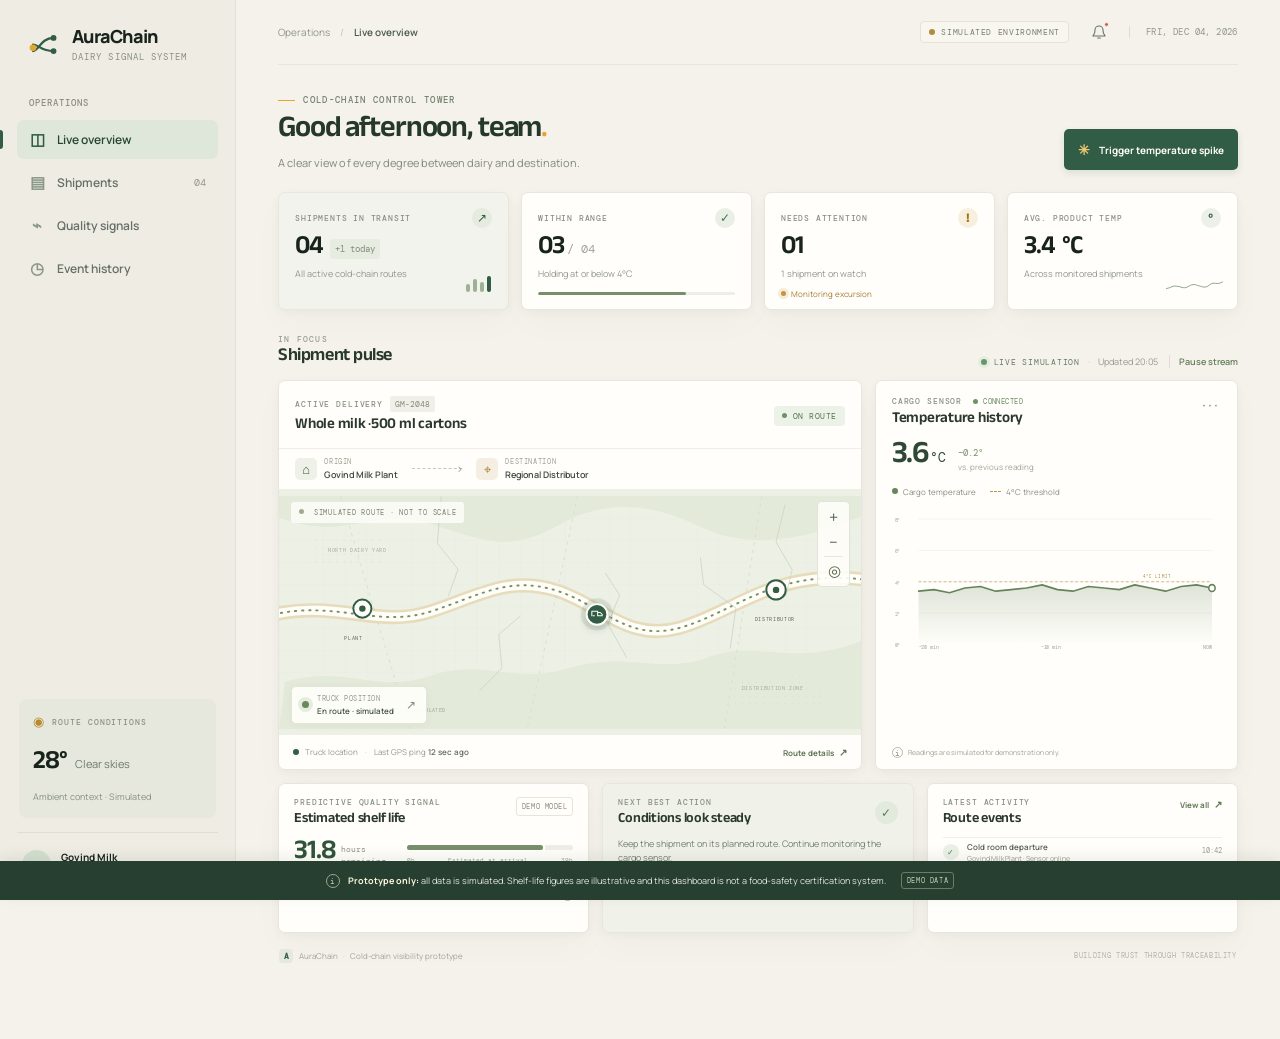
<file: AuraChain-local-preview/index.html>
<!doctype html>
<html lang="en">
  <head>
    <meta charset="UTF-8" />
    <meta name="viewport" content="width=device-width, initial-scale=1.0" />
    <meta name="theme-color" content="#f4f2eb" />
    <meta name="description" content="AuraChain simulated dairy cold-chain monitoring dashboard prototype." />
    <title>AuraChain — Cold-chain visibility</title>
    <link rel="preconnect" href="https://fonts.googleapis.com" />
    <link rel="preconnect" href="https://fonts.gstatic.com" crossorigin />
    <link href="https://fonts.googleapis.com/css2?family=Anek+Devanagari:wght@400;500;600;700&family=DM+Mono:wght@400;500&display=swap" rel="stylesheet" />
    <link rel="stylesheet" href="./styles.css" />
  </head>
  <body>
    <div class="app-shell">
      <aside class="sidebar" aria-label="Main navigation">
        <a class="brand" href="#overview" aria-label="AuraChain home">
          <span class="brand-mark" aria-hidden="true">
            <svg viewBox="0 0 40 40" fill="none"><path d="M8 27.5C14.8 27.5 16.6 12.5 31.5 12.5" stroke="currentColor" stroke-width="2.5" stroke-linecap="round"/><path d="M8 20C14.8 20 16.6 27.5 31.5 27.5" stroke="currentColor" stroke-width="2.5" stroke-linecap="round"/><circle cx="8" cy="23.8" r="3.8" fill="#E3A72F"/><circle cx="31.5" cy="12.5" r="3.3" fill="currentColor"/><circle cx="31.5" cy="27.5" r="3.3" fill="currentColor"/></svg>
          </span>
          <span class="brand-copy"><strong>AuraChain</strong><small>DAIRY SIGNAL SYSTEM</small></span>
        </a>

        <div class="nav-caption">OPERATIONS</div>
        <nav class="primary-nav">
          <a class="nav-link active" href="#overview" aria-current="page"><span class="nav-icon">◫</span><span>Live overview</span><span class="nav-indicator"></span></a>
          <a class="nav-link" href="#shipments"><span class="nav-icon">▤</span><span>Shipments</span><span class="nav-count">04</span></a>
          <a class="nav-link" href="#quality"><span class="nav-icon">⌁</span><span>Quality signals</span></a>
          <a class="nav-link" href="#events"><span class="nav-icon">◷</span><span>Event history</span></a>
        </nav>

        <div class="sidebar-spacer"></div>
        <div class="sidebar-weather">
          <div class="weather-heading"><span class="weather-sun">◉</span> ROUTE CONDITIONS</div>
          <div class="weather-value">28° <span>Clear skies</span></div>
          <div class="weather-foot">Ambient context · Simulated</div>
        </div>
        <div class="sidebar-profile">
          <div class="profile-avatar">GM</div>
          <div class="profile-copy"><strong>Govind Milk</strong><span>Operations team</span></div>
          <span class="profile-menu">···</span>
        </div>
      </aside>

      <main class="main-content" id="overview">
        <header class="topbar">
          <div class="breadcrumb"><span>Operations</span><span class="crumb-slash">/</span><strong>Live overview</strong></div>
          <div class="topbar-actions">
            <span class="demo-chip"><span class="demo-dot"></span> SIMULATED ENVIRONMENT</span>
            <button class="icon-button" aria-label="Notifications" title="Notifications"><svg viewBox="0 0 24 24" aria-hidden="true"><path d="M18 9a6 6 0 0 0-12 0c0 7-3 7-3 9h18c0-2-3-2-3-9ZM10 21h4"/></svg><span class="notification-dot"></span></button>
            <div class="topbar-date" id="today-date">MON, NOV 03, 2026</div>
          </div>
        </header>

        <section class="page-intro">
          <div>
            <p class="eyebrow"><span class="eyebrow-line"></span> COLD-CHAIN CONTROL TOWER</p>
            <h1>Good afternoon, team<span class="heading-period">.</span></h1>
            <p class="intro-subtitle">A clear view of every degree between dairy and destination.</p>
          </div>
          <button class="button button-dark" id="spike-button" type="button"><span class="button-spark">✳</span> Trigger temperature spike</button>
        </section>

        <section class="metric-grid" aria-label="Shipment summary">
          <article class="metric-card metric-card-featured">
            <div class="metric-top"><span>SHIPMENTS IN TRANSIT</span><span class="metric-icon route-icon">↗</span></div>
            <div class="metric-value">04 <span class="metric-change">+1 today</span></div>
            <div class="metric-caption">All active cold-chain routes</div>
            <div class="metric-mini-track"><i></i><i></i><i></i><i></i></div>
          </article>
          <article class="metric-card">
            <div class="metric-top"><span>WITHIN RANGE</span><span class="metric-icon check-icon">✓</span></div>
            <div class="metric-value" id="within-range-count">03 <span class="metric-denom">/ 04</span></div>
            <div class="metric-caption">Holding at or below 4°C</div>
            <div class="metric-progress"><span id="range-progress" style="width:75%"></span></div>
          </article>
          <article class="metric-card">
            <div class="metric-top"><span>NEEDS ATTENTION</span><span class="metric-icon alert-icon">!</span></div>
            <div class="metric-value" id="attention-count">01</div>
            <div class="metric-caption" id="attention-caption">1 shipment on watch</div>
            <div class="attention-state"><span class="pulse-small"></span><span id="attention-state-text">Monitoring excursion</span></div>
          </article>
          <article class="metric-card">
            <div class="metric-top"><span>AVG. PRODUCT TEMP</span><span class="metric-icon temp-icon">°</span></div>
            <div class="metric-value" id="average-temp">3.4<span class="unit-small">°C</span></div>
            <div class="metric-caption">Across monitored shipments</div>
            <div class="mini-sparkline" aria-hidden="true"><svg viewBox="0 0 120 25"><path d="M1 18 C12 16 13 11 24 13 S38 19 48 13 S61 10 69 12 S83 18 92 10 S106 12 119 4"/></svg></div>
          </article>
        </section>

        <section class="section-heading" id="shipments">
          <div class="section-title-wrap"><div class="section-kicker">IN FOCUS</div><h2>Shipment pulse</h2></div>
          <div class="live-feed"><span class="live-dot"></span><span id="feed-status">LIVE SIMULATION</span><span class="feed-divider">·</span><span id="last-updated">Updated just now</span><button class="text-button" id="stream-toggle" type="button">Pause stream</button></div>
        </section>

        <section class="focus-grid">
          <article class="panel map-panel">
            <div class="panel-header map-header">
              <div><div class="panel-overline">ACTIVE DELIVERY <span class="shipment-id">GM-2048</span></div><h3>Whole milk · 500 ml cartons</h3></div>
              <span class="status-pill status-safe" id="shipment-status"><span></span> ON ROUTE</span>
            </div>
            <div class="map-summary-row">
              <div class="map-stop"><span class="stop-icon factory-icon">⌂</span><span><small>ORIGIN</small><strong>Govind Milk Plant</strong></span></div>
              <span class="route-dash" aria-hidden="true"></span>
              <div class="map-stop"><span class="stop-icon destination-icon">⌖</span><span><small>DESTINATION</small><strong>Regional Distributor</strong></span></div>
            </div>
            <div class="map-canvas" id="map-canvas">
              <div class="map-label map-label-top"><span class="map-label-dot"></span> SIMULATED ROUTE · NOT TO SCALE</div>
              <svg class="route-map" id="route-map" viewBox="0 0 900 360" role="img" aria-label="Illustrative simulated route map showing a dairy truck between the plant and distributor">
                <defs>
                  <pattern id="mapGrid" width="34" height="34" patternUnits="userSpaceOnUse"><path d="M34 0H0V34" fill="none" stroke="#dfe4d8" stroke-width="1" opacity=".57"/></pattern>
                  <pattern id="fieldDots" width="11" height="11" patternUnits="userSpaceOnUse"><circle cx="2" cy="2" r="1" fill="#c8d7b7" opacity=".55"/></pattern>
                  <filter id="truckShadow" x="-50%" y="-50%" width="200%" height="200%"><feDropShadow dx="0" dy="4" stdDeviation="5" flood-color="#33483a" flood-opacity=".2"/></filter>
                </defs>
                <rect width="900" height="360" fill="#edf0e5"/>
                <rect width="900" height="360" fill="url(#mapGrid)"/>
                <path d="M0 33 C110 74 143 11 245 46S372 78 438 42 575 10 646 45 795 75 900 32V0H0Z" fill="#e4ead9"/>
                <path d="M9 287 C109 260 148 307 234 278S360 293 449 266 590 277 665 249 796 266 902 224V360H0Z" fill="#e4ead9"/>
                <path d="M95 0L202 360M462 0L384 360M747 0L689 360" stroke="#d6dfcc" stroke-width="1.4" stroke-dasharray="5 7"/>
                <path d="M-8 183 C89 161 155 205 236 178 C310 154 355 123 429 146 C497 167 539 226 619 204 C706 180 766 110 913 130" fill="none" stroke="#d8b66e" stroke-width="22" stroke-linecap="round" opacity=".34"/>
                <path d="M-8 183 C89 161 155 205 236 178 C310 154 355 123 429 146 C497 167 539 226 619 204 C706 180 766 110 913 130" fill="none" stroke="#fffdf7" stroke-width="14" stroke-linecap="round"/>
                <path d="M-8 183 C89 161 155 205 236 178 C310 154 355 123 429 146 C497 167 539 226 619 204 C706 180 766 110 913 130" fill="none" stroke="#78916a" stroke-width="3" stroke-linecap="round" stroke-dasharray="2 9"/>
                <path d="M251 0l-6 73 32 40-15 42m112 30-34 29 5 52-35 35m195-182 22 34-18 45 29 52m114-155 5 42 50 36-9 63m85-223-14 58 25 43-10 41" fill="none" stroke="#c8d1bf" stroke-width="1.4" opacity=".8"/>
                <rect x="47" y="57" width="110" height="51" rx="7" fill="url(#fieldDots)" opacity=".8"/><rect x="697" y="271" width="148" height="51" rx="7" fill="url(#fieldDots)" opacity=".8"/>
                <text x="76" y="87" class="map-place-label">NORTH DAIRY YARD</text><text x="716" y="300" class="map-place-label">DISTRIBUTION ZONE</text>
                <g class="map-start"><circle cx="129" cy="174" r="14" fill="#fffdf7" stroke="#315c45" stroke-width="3"/><circle cx="129" cy="174" r="5" fill="#315c45"/><text x="101" y="222" class="map-city-label">PLANT</text></g>
                <g class="map-end"><circle cx="769" cy="145" r="15" fill="#fffdf7" stroke="#315c45" stroke-width="3"/><circle cx="769" cy="145" r="5" fill="#315c45"/><text x="736" y="193" class="map-city-label">DISTRIBUTOR</text></g>
                <g class="truck-marker" id="truck-marker" transform="translate(492 183)" tabindex="0" role="button" aria-label="Simulated truck location. Activate for details." filter="url(#truckShadow)">
                  <circle class="truck-halo" r="25" fill="#315c45" opacity=".12"/><circle r="16" fill="#315c45" stroke="#fffdf7" stroke-width="3"/><path d="M-8 2V-5h9v7m0-5h4l3 3v2H1m-7 0h2m9 0h2" fill="none" stroke="#fffdf7" stroke-width="1.6" stroke-linecap="round" stroke-linejoin="round"/>
                </g>
                <g class="map-popover" id="map-popover" opacity="0"><rect x="515" y="144" width="172" height="52" rx="8" fill="#fffdf7" stroke="#d9dfd3"/><text x="530" y="164" class="popover-title">GM-2048 · IN TRANSIT</text><text x="530" y="182" class="popover-copy">Simulated location update</text></g>
                <text x="36" y="334" class="map-scale">ILLUSTRATIVE MAP · ROUTE SHAPE IS SIMULATED</text>
              </svg>
              <div class="map-controls"><button class="map-control" type="button" id="zoom-in" aria-label="Zoom in">+</button><button class="map-control" type="button" id="zoom-out" aria-label="Zoom out">−</button><span class="map-controls-rule"></span><button class="map-control locate-control" type="button" id="recenter" aria-label="Recenter truck">◎</button></div>
              <div class="map-location"><span class="location-pulse"></span><span><small>TRUCK POSITION</small><strong id="location-copy">En route · simulated</strong></span><span class="location-arrow">↗</span></div>
            </div>
            <div class="map-footer"><span><span class="map-legend-dot"></span> Truck location</span><span class="footer-separator">·</span><span>Last GPS ping <strong>12 sec ago</strong></span><span class="map-footer-spacer"></span><button class="link-button" type="button" id="route-details">Route details <span>↗</span></button></div>
          </article>

          <article class="panel telemetry-panel" id="quality">
            <div class="panel-header telemetry-header">
              <div><div class="panel-overline">CARGO SENSOR <span class="sensor-online"><i></i> CONNECTED</span></div><h3>Temperature history</h3></div>
              <button class="more-button" type="button" aria-label="More chart options">···</button>
            </div>
            <div class="temp-current-row"><div class="temp-current" id="current-temp">3.6<span>°C</span></div><div class="temp-current-meta"><span class="temp-change" id="temp-change">−0.2°</span><small>vs. previous reading</small></div></div>
            <div class="chart-legend"><span><i class="legend-temp"></i> Cargo temperature</span><span><i class="legend-threshold"></i> 4°C threshold</span></div>
            <div class="chart-wrap">
              <svg id="temperature-chart" viewBox="0 0 520 220" preserveAspectRatio="none" role="img" aria-label="Simulated cargo temperature line chart with a 4 degrees Celsius alert threshold">
                <defs><linearGradient id="chartFill" x1="0" x2="0" y1="0" y2="1"><stop offset="0" stop-color="#77906a" stop-opacity=".24"/><stop offset="1" stop-color="#77906a" stop-opacity="0"/></linearGradient></defs>
                <g class="chart-grid"><line x1="42" x2="506" y1="29" y2="29"/><line x1="42" x2="506" y1="74" y2="74"/><line x1="42" x2="506" y1="119" y2="119"/><line x1="42" x2="506" y1="164" y2="164"/></g>
                <g class="chart-y-labels"><text x="4" y="33">8°</text><text x="4" y="78">6°</text><text x="4" y="123">4°</text><text x="4" y="168">2°</text><text x="4" y="213">0°</text></g>
                <line class="threshold-line" id="threshold-line" x1="42" x2="506" y1="119" y2="119"/><text class="threshold-tag" x="441" y="113">4°C LIMIT</text>
                <path id="chart-area" class="chart-area" d=""/>
                <path id="chart-line" class="chart-line" d=""/>
                <circle id="chart-point" class="chart-point" cx="0" cy="0" r="5"/>
                <g class="chart-x-labels"><text x="42" y="216">−20 min</text><text x="251" y="216" text-anchor="middle">−10 min</text><text x="506" y="216" text-anchor="end">NOW</text></g>
              </svg>
            </div>
            <div class="chart-alert" id="chart-alert" hidden><span class="alert-sign">!</span><div><strong>Temperature excursion detected</strong><small id="chart-alert-copy">Cargo is above the 4°C monitoring threshold.</small></div><span class="alert-chevron">↗</span></div>
            <div class="chart-note"><span class="note-mark">i</span> Readings are simulated for demonstration only.</div>
          </article>
        </section>

        <section class="lower-grid">
          <article class="panel shelf-panel">
            <div class="panel-header shelf-header"><div><div class="panel-overline">PREDICTIVE QUALITY SIGNAL</div><h3>Estimated shelf life</h3></div><span class="estimate-tag">DEMO MODEL</span></div>
            <div class="shelf-content">
              <div class="shelf-number-wrap"><strong id="shelf-life">31.8</strong><span>hours<br/>remaining</span></div>
              <div class="shelf-meter"><div class="meter-track"><span id="shelf-meter-fill" style="width:81%"></span><i class="meter-marker" id="meter-marker" style="left:81%"></i></div><div class="meter-labels"><span>0h</span><span>Estimated at arrival</span><span>39h</span></div></div>
            </div>
            <div class="shelf-foot"><span class="shelf-foot-icon">⌁</span><span id="shelf-note">Based on current simulated temperature profile</span><button class="info-button" type="button" title="This estimate uses illustrative demo logic and is not a safety determination." aria-label="About this estimate">i</button></div>
          </article>
          <article class="panel action-panel" id="events">
            <div class="action-top"><div><div class="panel-overline">NEXT BEST ACTION</div><h3 id="action-title">Conditions look steady</h3></div><span class="action-icon" id="action-icon">✓</span></div>
            <p id="action-copy">Keep the shipment on its planned route. Continue monitoring the cargo sensor.</p>
            <div class="action-bottom"><span class="action-priority" id="action-priority"><i></i> ROUTINE</span><button type="button" class="action-button" id="action-button">Acknowledge <span>→</span></button></div>
          </article>
          <article class="panel event-panel">
            <div class="panel-header event-header"><div><div class="panel-overline">LATEST ACTIVITY</div><h3>Route events</h3></div><button class="link-button" type="button" id="view-events">View all <span>↗</span></button></div>
            <div class="event-list" id="event-list">
              <div class="event-item"><span class="event-marker event-marker-green">✓</span><div class="event-copy"><strong>Cold room departure</strong><span>Govind Milk Plant · Sensor online</span></div><time>10:42</time></div>
              <div class="event-item"><span class="event-marker event-marker-amber">↗</span><div class="event-copy"><strong>Shipment in transit</strong><span>Route progress synced</span></div><time>11:08</time></div>
              <div class="event-item" id="spike-event" hidden><span class="event-marker event-marker-red">!</span><div class="event-copy"><strong>Temperature excursion</strong><span>Above 4°C · Demo event</span></div><time id="spike-time">Now</time></div>
            </div>
          </article>
        </section>

        <footer class="page-footer"><span class="footer-brand-mark">A</span><span>AuraChain <span class="footer-dot">·</span> Cold-chain visibility prototype</span><span class="footer-right">BUILDING TRUST THROUGH TRACEABILITY</span></footer>
      </main>
    </div>

    <div class="toast" id="toast" role="status" aria-live="polite"><span class="toast-check">✓</span><span id="toast-message">Demo state updated</span></div>
    <div class="persistent-disclaimer"><span class="disclaimer-seal">i</span><span><strong>Prototype only:</strong> all data is simulated. Shelf-life figures are illustrative and this dashboard is not a food-safety certification system.</span><span class="disclaimer-tag">DEMO DATA</span></div>
    <script src="./app.js" defer></script>
  </body>
</html>
</file>
<file: AuraChain-local-preview/styles.css>
@import url('https://fonts.googleapis.com/css2?family=DM+Mono:wght@400;500&family=Manrope:wght@400;500;600;700;800&family=Anek+Devanagari:wght@400;500;600;700&display=swap');
:root{--paper:#f4f2eb;--paper-deep:#ece9df;--surface:#fffefa;--ink:#18231c;--muted:#788075;--line:#e8e6dc;--green:#315c45;--green-deep:#244631;--green-soft:#eaf0e7;--green-mid:#77906a;--gold:#e3a72f;--amber:#a86f12;--amber-soft:#f8f0de;--red:#b54535;--red-soft:#f8e9e5;--blue:#547691;--mono:'DM Mono',monospace;--display:'Anek Devanagari','Manrope',sans-serif;--body:'Manrope','Anek Devanagari',sans-serif;--shadow:0 2px 10px rgba(40,52,39,.035),0 14px 34px rgba(40,52,39,.025)}
*{box-sizing:border-box}html{scroll-behavior:smooth}body{margin:0;background:var(--paper);color:var(--ink);font-family:var(--body);font-size:13px;-webkit-font-smoothing:antialiased;padding-bottom:40px}button,a{font:inherit}button{cursor:pointer}.app-shell{min-height:100vh;display:grid;grid-template-columns:236px minmax(0,1fr)}.sidebar{position:sticky;top:0;height:100vh;min-height:760px;background:#eeece3;border-right:1px solid #e4e1d7;padding:27px 17px 15px;display:flex;flex-direction:column;z-index:4}.brand{display:flex;align-items:center;gap:11px;text-decoration:none;color:var(--ink);padding:0 9px 34px}.brand-mark{width:35px;height:35px;display:grid;place-items:center;color:var(--green)}.brand-mark svg{width:35px;height:35px}.brand-copy{display:flex;flex-direction:column;line-height:1.05;gap:5px}.brand-copy strong{font-size:18px;letter-spacing:-.75px;font-weight:800}.brand-copy small{font:9px var(--mono);letter-spacing:1.08px;color:#899083}.nav-caption,.panel-overline,.metric-top,.eyebrow,.section-kicker,.weather-heading{font:500 9px var(--mono);letter-spacing:.95px;color:#8a9083}.nav-caption{padding:0 12px 11px}.primary-nav{display:grid;gap:4px}.nav-link{height:39px;padding:0 12px;display:flex;align-items:center;gap:12px;text-decoration:none;color:#667066;font-size:12px;font-weight:600;border-radius:7px;position:relative;transition:background .2s,color .2s}.nav-link:hover{background:#e6e7dd;color:var(--green)}.nav-link.active{background:#dfe7da;color:var(--green-deep)}.nav-icon{font-size:16px;width:16px;text-align:center;color:#8c9988}.nav-link.active .nav-icon{color:var(--green)}.nav-indicator{position:absolute;left:-17px;top:10px;height:19px;width:3px;background:var(--green);border-radius:0 3px 3px 0}.nav-count{margin-left:auto;font:10px var(--mono);color:#929a8b}.sidebar-spacer{flex:1}.sidebar-weather{padding:14px 14px 15px;margin:0 2px 14px;background:#e6e8dd;border-radius:8px}.weather-heading{display:flex;gap:7px;align-items:center;font-size:8px}.weather-sun{font-size:13px;color:#b9892e}.weather-value{padding:12px 0 4px;font-family:var(--display);font-size:26px;font-weight:600;letter-spacing:-1.2px}.weather-value span{font:11px var(--body);letter-spacing:0;color:#6f776b;margin-left:5px}.weather-foot{font-size:9px;color:#899082}.sidebar-profile{height:53px;border-top:1px solid #ddded4;display:flex;align-items:center;gap:10px;padding:11px 5px 0}.profile-avatar{width:29px;height:29px;display:grid;place-items:center;border-radius:50%;background:#d4dfcf;color:var(--green);font:10px var(--mono);font-weight:500}.profile-copy{display:grid;gap:3px}.profile-copy strong{font-size:10px}.profile-copy span{font-size:9px;color:#858d81}.profile-menu{margin-left:auto;font-size:20px;line-height:1;color:#929889;letter-spacing:1px}.main-content{padding:0 clamp(23px,3.3vw,54px) 28px;max-width:1640px;width:100%;margin:0 auto}.topbar{height:65px;border-bottom:1px solid #e8e5dc;display:flex;align-items:center;justify-content:space-between}.breadcrumb{display:flex;gap:10px;align-items:center;color:#90968a;font-size:10px}.breadcrumb strong{font-weight:600;color:#4c594d}.crumb-slash{color:#c1c3b8}.topbar-actions{display:flex;align-items:center;gap:17px}.demo-chip{height:22px;padding:0 8px;border:1px solid #e6e2d6;border-radius:4px;display:flex;align-items:center;gap:6px;color:#777f70;font:8px var(--mono);letter-spacing:.65px;background:#f8f6ef}.demo-dot{height:6px;width:6px;border-radius:50%;background:#b38d3b}.icon-button{position:relative;border:0;background:none;width:26px;height:27px;padding:5px;color:#667065}.icon-button svg{width:16px;height:16px;fill:none;stroke:currentColor;stroke-width:1.6;stroke-linecap:round;stroke-linejoin:round}.notification-dot{position:absolute;width:5px;height:5px;border-radius:50%;background:#c5684d;top:3px;right:3px;border:1px solid var(--paper)}.topbar-date{font:9px var(--mono);letter-spacing:.4px;color:#92978d;border-left:1px solid #dfded5;padding-left:16px}.page-intro{display:flex;align-items:end;justify-content:space-between;padding:29px 0 22px}.eyebrow{display:flex;align-items:center;gap:8px;margin:0 0 8px;font-size:9px;letter-spacing:1.35px;color:#778272}.eyebrow-line{width:17px;height:1px;background:var(--gold)}h1,h2,h3,p{margin-top:0}.page-intro h1{font-family:var(--display);font-weight:600;font-size:30px;line-height:1.18;letter-spacing:-1.15px;margin:0;color:#25382b}.heading-period{color:var(--gold)}.intro-subtitle{margin:6px 0 0;color:#81877b;font-size:11px;letter-spacing:.02px}.button{border:0;display:inline-flex;align-items:center;gap:9px;border-radius:5px;font-size:10px;font-weight:700;transition:transform .15s,background .18s,box-shadow .18s}.button:hover{transform:translateY(-1px)}.button-dark{padding:11px 14px;background:var(--green);color:#fffef8;box-shadow:0 3px 7px rgba(49,92,69,.12)}.button-dark:hover{background:var(--green-deep);box-shadow:0 5px 11px rgba(49,92,69,.16)}.button-spark{font-size:14px;color:#f0c96f}.metric-grid{display:grid;grid-template-columns:repeat(4,minmax(0,1fr));gap:12px}.metric-card{height:118px;position:relative;overflow:hidden;background:var(--surface);border:1px solid #e9e6dc;border-radius:7px;padding:15px 16px 12px;box-shadow:var(--shadow)}.metric-card-featured{background:#f1f3ec}.metric-top{display:flex;justify-content:space-between;align-items:center;font-size:8px;letter-spacing:.8px}.metric-icon{width:20px;height:20px;border-radius:50%;display:grid;place-items:center;font-size:12px}.route-icon{color:var(--green);background:#e5ebdf}.check-icon{color:#47724e;background:#e9efe4}.alert-icon{background:var(--amber-soft);color:var(--amber);font-weight:700}.temp-icon{background:#edf0e8;color:var(--green);font-family:var(--display);font-size:16px}.metric-value{font-family:var(--display);font-size:26px;font-weight:600;line-height:1;letter-spacing:-1px;margin-top:8px;display:flex;align-items:center;gap:8px}.metric-change{font:9px var(--mono);letter-spacing:0;color:#828c7b;background:#e6ecdf;border-radius:3px;padding:4px 5px}.metric-denom{font:12px var(--mono);color:#a1a498;letter-spacing:0;margin-left:-5px}.metric-caption{font-size:9px;color:#93978d;margin-top:5px}.metric-mini-track{position:absolute;right:17px;bottom:17px;display:flex;align-items:end;gap:3px;height:17px}.metric-mini-track i{width:4px;border-radius:2px;background:#9db294;height:8px}.metric-mini-track i:nth-child(2){height:13px}.metric-mini-track i:nth-child(3){height:10px}.metric-mini-track i:nth-child(4){height:16px;background:var(--green)}.metric-progress{height:3px;background:#eceee7;border-radius:4px;margin-top:12px;overflow:hidden}.metric-progress span{display:block;height:100%;background:#77906a;border-radius:4px;transition:width .35s}.attention-state{display:flex;align-items:center;gap:5px;margin-top:8px;font-size:8px;color:#a47b31}.pulse-small{width:5px;height:5px;border-radius:50%;background:#c7953a;box-shadow:0 0 0 3px #f5edda}.mini-sparkline{position:absolute;right:14px;bottom:13px;width:57px;height:20px}.mini-sparkline svg{width:100%;height:100%;overflow:visible}.mini-sparkline path{fill:none;stroke:#668360;stroke-width:1.5;stroke-linecap:round}.section-heading{display:flex;justify-content:space-between;align-items:end;padding:24px 0 12px}.section-kicker{font-size:8px;letter-spacing:1.2px;color:#9b9c8f;margin-bottom:3px}.section-heading h2{font-family:var(--display);font-size:18px;line-height:1.15;letter-spacing:-.45px;font-weight:600;margin:0;color:#2a392d}.live-feed{display:flex;align-items:center;gap:7px;color:#969a8f;font-size:9px}.live-feed>span:nth-child(2){font:8px var(--mono);letter-spacing:.75px;color:#647b5d}.live-dot,.sensor-online i{width:6px;height:6px;border-radius:50%;background:#6a9567;box-shadow:0 0 0 3px #e5ede0}.feed-divider{padding:0 1px;color:#c4c5b9}.text-button{border:0;padding:0 0 0 9px;margin-left:4px;border-left:1px solid #dcded4;background:none;color:#657c59;font-size:9px;font-weight:600}.focus-grid{display:grid;grid-template-columns:minmax(0,1.48fr) minmax(310px,.92fr);gap:13px}.panel{background:var(--surface);border:1px solid #e8e6dc;border-radius:7px;box-shadow:var(--shadow)}.map-panel,.telemetry-panel{min-width:0;overflow:hidden}.panel-header{display:flex;align-items:center;justify-content:space-between}.map-header{padding:15px 16px 12px}.panel-overline{font-size:8px;letter-spacing:.85px;display:flex;align-items:center;gap:7px}.shipment-id{font:8px var(--mono);letter-spacing:0;background:#f0efe8;padding:3px 5px;color:#848b7e;border-radius:2px}.panel-header h3,.action-top h3{font-family:var(--display);font-size:15px;font-weight:600;letter-spacing:-.25px;line-height:1.3;margin:4px 0 0;color:#2b382e}.status-pill{display:flex;align-items:center;gap:6px;padding:5px 8px;border-radius:4px;font:8px var(--mono);letter-spacing:.5px}.status-pill>span{width:5px;height:5px;border-radius:50%;background:#6c9368}.status-safe{background:#edf2e8;color:#57734e}.status-watch{background:var(--amber-soft);color:#98670f}.status-watch>span{background:#be8a25}.status-critical{background:var(--red-soft);color:#a63e30}.status-critical>span{background:var(--red);animation:dotBlink 1s infinite}.map-summary-row{height:42px;border-top:1px solid #f0eee7;border-bottom:1px solid #f0eee7;display:flex;align-items:center;padding:0 16px;gap:14px}.map-stop{display:flex;align-items:center;gap:7px;min-width:0}.stop-icon{width:22px;height:22px;display:grid;place-items:center;border-radius:5px;background:#eff1e9;color:var(--green);font-size:13px}.destination-icon{background:#f4efe2;color:#ae8236}.map-stop>span:last-child{display:grid;gap:2px}.map-stop small{font:7px var(--mono);letter-spacing:.65px;color:#a0a295}.map-stop strong{white-space:nowrap;font-size:9px;font-weight:600;color:#3d493f}.route-dash{height:1px;flex:1;max-width:50px;border-top:1px dashed #c6c9ba;position:relative}.route-dash:after{content:'›';position:absolute;right:-1px;top:-9px;color:#9a9f8c;font-size:12px}.map-canvas{height:245px;position:relative;overflow:hidden;background:#edf0e5}.route-map{width:100%;height:100%;display:block;transition:transform .3s ease;transform-origin:50% 55%}.map-place-label{font:7px var(--mono);letter-spacing:1px;fill:#a2ac97}.map-city-label{font:8px var(--mono);letter-spacing:1px;fill:#52644f}.map-scale{font:7px var(--mono);letter-spacing:.5px;fill:#9aa18f}.truck-marker{cursor:pointer;outline:none}.truck-marker:focus circle:first-child{stroke:#e3a72f;stroke-width:3}.truck-halo{transform-origin:center;animation:haloPulse 2.4s infinite}.map-popover{transition:opacity .2s}.popover-title{font:8px var(--mono);letter-spacing:.2px;fill:#334536}.popover-copy{font:8px var(--body);fill:#788075}.map-label{position:absolute;top:12px;left:12px;padding:6px 8px;border-radius:3px;background:rgba(255,254,250,.82);font:7px var(--mono);letter-spacing:.75px;color:#79816f;z-index:1}.map-label-dot{display:inline-block;width:5px;height:5px;border-radius:50%;background:#a3a98f;margin-right:5px;vertical-align:1px}.map-controls{position:absolute;right:11px;top:11px;display:grid;gap:3px;padding:4px;background:rgba(255,254,250,.9);border:1px solid #e0e4d9;border-radius:5px}.map-control{border:0;background:transparent;width:23px;height:22px;color:#52634e;font:16px var(--body);line-height:1;border-radius:3px}.map-control:hover{background:#e9ede3}.locate-control{font-size:15px}.map-controls-rule{height:1px;background:#e6e7df;margin:0 2px}.map-location{position:absolute;left:12px;bottom:11px;display:flex;align-items:center;gap:8px;padding:7px 10px;background:rgba(255,254,250,.94);border:1px solid #e3e5db;border-radius:5px;box-shadow:0 2px 9px #46533a0c}.location-pulse{width:7px;height:7px;border-radius:50%;background:#69885c;box-shadow:0 0 0 4px #e6eddf}.map-location>span:nth-child(2){display:grid;gap:2px}.map-location small{font:7px var(--mono);letter-spacing:.5px;color:#93998e}.map-location strong{font-size:8px;font-weight:600;color:#495549}.location-arrow{font-size:12px;color:#7e8b78;margin-left:4px}.map-footer{height:34px;padding:0 14px;display:flex;align-items:center;gap:7px;font-size:8px;color:#95998e}.map-footer strong{color:#676e63;font-weight:600}.map-legend-dot{display:inline-block;width:6px;height:6px;background:var(--green);border-radius:50%;margin-right:4px}.footer-separator{color:#c9c9be}.map-footer-spacer{flex:1}.link-button{padding:0;border:0;background:none;color:#607855;font-size:8px;font-weight:700}.link-button span{padding-left:3px;font-size:10px}.telemetry-panel{padding:15px 16px 11px;display:flex;flex-direction:column}.telemetry-header{align-items:flex-start}.sensor-online{display:flex;align-items:center;gap:5px;padding-left:4px;font:7px var(--mono);letter-spacing:.45px;color:#6a8b61}.sensor-online i{width:5px;height:5px;box-shadow:none}.more-button{background:none;border:0;color:#969c8f;font-size:17px;letter-spacing:2px;line-height:1;padding:0 1px}.temp-current-row{display:flex;align-items:center;gap:12px;margin:12px 0 5px}.temp-current{font-family:var(--display);font-size:31px;font-weight:600;letter-spacing:-1.5px;line-height:1;color:#2e4835;transition:color .2s}.temp-current span{font:13px var(--mono);letter-spacing:0;margin-left:2px}.temp-current.temp-warning{color:#ab7417}.temp-current.temp-critical{color:var(--red)}.temp-current-meta{display:grid;gap:2px;padding-top:4px}.temp-change{font:9px var(--mono);color:#75906a}.temp-change.positive{color:var(--red)}.temp-current-meta small{font-size:8px;color:#a2a396}.chart-legend{display:flex;align-items:center;gap:14px;font-size:8px;color:#888e82;margin:8px 0 2px}.chart-legend span{display:flex;align-items:center;gap:5px}.chart-legend i{height:6px;width:6px;border-radius:50%;background:#66855c}.chart-legend .legend-threshold{width:11px;height:0;border-top:1px dashed #bd963f;border-radius:0;background:none}.chart-wrap{height:153px;width:100%;margin-top:0}.chart-wrap svg{display:block;width:100%;height:100%;overflow:visible}.chart-grid line{stroke:#eeeee8;stroke-width:1}.chart-y-labels text,.chart-x-labels text{font:8px var(--mono);fill:#a0a397}.threshold-line{stroke:#c19a49;stroke-width:1;stroke-dasharray:4 4;transition:stroke .2s}.threshold-tag{font:7px var(--mono);letter-spacing:.4px;fill:#aa8540;text-anchor:end}.chart-area{fill:url(#chartFill)}.chart-line{fill:none;stroke:#64835d;stroke-width:2.3;stroke-linecap:round;stroke-linejoin:round;transition:d .35s}.chart-line.chart-warning{stroke:#c08b25}.chart-line.chart-critical{stroke:#b54535}.chart-area.chart-critical-area{fill:rgba(181,69,53,.11)}.chart-point{fill:#fffefa;stroke:#64835d;stroke-width:2.5;transition:cx .35s,cy .35s,stroke .2s}.chart-point.chart-point-warning{stroke:#c08b25}.chart-point.chart-point-critical{stroke:#b54535}.chart-alert{display:flex;align-items:center;gap:8px;border:1px solid #efd9d1;background:#fdf4f0;padding:8px 9px;border-radius:4px;margin:1px 0 6px;animation:alertEnter .26s ease-out}.chart-alert[hidden]{display:none}.alert-sign{width:16px;height:16px;border-radius:50%;background:#f3dfd8;color:#b44938;display:grid;place-items:center;font:700 10px var(--mono)}.chart-alert>div{display:grid;gap:2px;min-width:0}.chart-alert strong{font-size:8px;color:#a74435}.chart-alert small{font-size:7px;color:#a47d71}.alert-chevron{margin-left:auto;color:#b4604d}.chart-note{display:flex;align-items:center;gap:5px;color:#a0a295;font-size:7px;margin-top:auto;padding-top:3px}.note-mark,.info-button{width:11px;height:11px;border:1px solid #b7b9aa;border-radius:50%;display:inline-grid;place-items:center;color:#868b7d;font:8px var(--mono)}.lower-grid{display:grid;grid-template-columns:minmax(0,1fr) minmax(0,1fr) minmax(0,1fr);gap:13px;margin-top:13px}.shelf-panel,.action-panel,.event-panel{min-height:150px;padding:13px 15px}.shelf-header,.event-header{align-items:flex-start}.shelf-header h3,.event-header h3{font-size:14px}.estimate-tag{border:1px solid #e8e4d8;padding:4px 5px;border-radius:3px;color:#888c7e;font:7px var(--mono);letter-spacing:.55px}.shelf-content{display:flex;align-items:center;gap:17px;margin-top:13px}.shelf-number-wrap{display:flex;align-items:center;gap:7px;min-width:96px}.shelf-number-wrap strong{font-family:var(--display);font-size:27px;font-weight:600;letter-spacing:-1.2px;color:#31533a;line-height:.95;transition:color .2s}.shelf-number-wrap span{font:8px var(--mono);line-height:1.5;color:#909488}.shelf-meter{flex:1;min-width:60px}.meter-track{height:5px;background:#eeeee6;border-radius:5px;position:relative}.meter-track>span{display:block;height:100%;border-radius:5px;background:#77906a;transition:width .35s,background .2s}.meter-marker{position:absolute;top:-3px;width:2px;height:11px;background:#8d9a7f;border:1px solid #fff;transition:left .35s}.meter-labels{display:flex;justify-content:space-between;margin-top:6px;font:6px var(--mono);color:#9a9e91}.shelf-foot{border-top:1px solid #f0efe8;margin-top:11px;padding-top:9px;display:flex;align-items:center;gap:6px;color:#8f9488;font-size:7px}.shelf-foot-icon{font-size:11px;color:#829175}.info-button{margin-left:auto;padding:0;background:none;cursor:help}.action-panel{background:#f0f2e9}.action-top{display:flex;align-items:center;justify-content:space-between}.action-icon{width:23px;height:23px;border-radius:50%;display:grid;place-items:center;background:#e1eadd;color:#5b7a53;font:12px var(--mono)}.action-icon.action-icon-alert{background:#f4e4db;color:#b44b39}.action-top h3{font-size:14px}.action-panel p{font-size:9px;line-height:1.55;color:#747d70;margin:8px 0 12px;max-width:330px}.action-bottom{display:flex;align-items:center;justify-content:space-between;border-top:1px solid #e0e4d8;padding-top:8px}.action-priority{display:flex;align-items:center;gap:5px;font:7px var(--mono);letter-spacing:.5px;color:#718362}.action-priority i{width:5px;height:5px;border-radius:50%;background:#719267}.action-priority.priority-alert{color:#a45d3e}.action-priority.priority-alert i{background:#bf7251;box-shadow:0 0 0 3px #f3e4dd}.action-button{border:0;background:transparent;color:#58744e;font-size:8px;font-weight:700}.action-button span{margin-left:3px;font-size:10px}.event-panel{padding-bottom:8px}.event-header{margin-bottom:8px}.event-list{display:grid}.event-item{display:flex;align-items:center;gap:8px;min-height:29px;border-top:1px solid #f1efe9}.event-marker{width:16px;height:16px;display:grid;place-items:center;border-radius:50%;font:8px var(--mono);flex:none}.event-marker-green{background:#eaf0e6;color:#60805b}.event-marker-amber{background:#f6efdf;color:#a5813c}.event-marker-red{background:#f7e7e1;color:#b44a39}.event-copy{display:grid;gap:2px;min-width:0}.event-copy strong{font-size:8px;font-weight:600;color:#566052}.event-copy span{font-size:7px;color:#999c90}.event-item time{margin-left:auto;font:7px var(--mono);color:#9b9d91;align-self:flex-start;padding-top:8px}.page-footer{display:flex;align-items:center;gap:6px;padding:16px 1px 8px;font-size:8px;color:#a1a397}.footer-brand-mark{width:14px;height:14px;display:grid;place-items:center;background:#e5e8dd;color:var(--green);border-radius:4px;font:700 8px var(--mono)}.footer-dot{color:#c5c5b9;margin:0 3px}.footer-right{margin-left:auto;font:7px var(--mono);letter-spacing:.65px;color:#b2b3a8}.persistent-disclaimer{position:fixed;z-index:10;bottom:0;left:0;right:0;min-height:39px;background:#263f30;color:#e4e8dd;display:flex;align-items:center;justify-content:center;gap:8px;padding:7px 18px;font-size:9px;box-shadow:0 -4px 14px rgba(35,54,40,.08)}.disclaimer-seal{width:14px;height:14px;display:grid;place-items:center;border:1px solid #9ba98e;border-radius:50%;color:#c2d0b7;font:8px var(--mono);flex:none}.persistent-disclaimer strong{color:#fff7dd;font-weight:700}.disclaimer-tag{margin-left:7px;border:1px solid #687c67;border-radius:3px;padding:3px 5px;color:#c4d1b8;font:7px var(--mono);letter-spacing:.6px;white-space:nowrap}.toast{position:fixed;right:20px;bottom:56px;z-index:20;display:flex;align-items:center;gap:8px;padding:10px 13px;background:#263f30;color:white;border-radius:5px;font-size:10px;box-shadow:0 7px 25px #13231735;opacity:0;transform:translateY(8px);pointer-events:none;transition:opacity .22s,transform .22s}.toast.show{opacity:1;transform:translateY(0)}.toast-check{color:#c7d8b8}.map-panel.route-highlight{box-shadow:0 0 0 2px #d8b65f,0 7px 24px #4b5b3721}@keyframes haloPulse{0%,100%{opacity:.6;transform:scale(.8)}50%{opacity:1;transform:scale(1.14)}}@keyframes dotBlink{0%,100%{opacity:1}50%{opacity:.42}}@keyframes alertEnter{from{opacity:0;transform:translateY(-3px)}to{opacity:1;transform:translateY(0)}}
@media(min-width:1500px){.main-content{padding-left:56px;padding-right:56px}.map-canvas{height:268px}.chart-wrap{height:164px}.metric-card{height:124px}.shelf-panel,.action-panel,.event-panel{min-height:158px}}
@media(max-width:1120px){.app-shell{grid-template-columns:205px minmax(0,1fr)}.sidebar{padding-left:13px;padding-right:13px}.focus-grid{grid-template-columns:minmax(0,1.2fr) minmax(285px,.9fr)}.metric-card{padding-left:12px;padding-right:12px}.metric-top{font-size:7px}.lower-grid{grid-template-columns:1fr 1fr}.event-panel{grid-column:1/-1;min-height:auto}.event-list{grid-template-columns:repeat(2,minmax(0,1fr));column-gap:12px}.event-item{border-top:1px solid #f1efe9}.event-item:nth-child(2){border-top:1px solid #f1efe9}}
@media(max-width:850px){.app-shell{grid-template-columns:66px minmax(0,1fr)}.sidebar{align-items:center;padding:21px 8px 12px;min-height:600px}.brand{padding:0 0 33px}.brand-copy,.nav-caption,.nav-link>span:not(.nav-icon),.sidebar-weather,.profile-copy,.profile-menu{display:none}.primary-nav{width:100%;justify-items:center}.nav-link{width:42px;height:42px;padding:0;justify-content:center}.nav-icon{font-size:18px}.nav-indicator{left:-8px}.sidebar-profile{justify-content:center;padding:10px 0 0;width:100%}.profile-avatar{width:30px;height:30px}.main-content{padding-left:23px;padding-right:23px}.focus-grid{grid-template-columns:minmax(0,1fr)}.map-canvas{height:260px}.telemetry-panel{min-height:330px}.chart-wrap{height:168px}.chart-alert{margin-bottom:7px}.lower-grid{grid-template-columns:1fr 1fr}.event-panel{grid-column:auto}.event-list{grid-template-columns:1fr}.topbar-date{display:none}}
@media(max-width:620px){body{padding-bottom:57px}.app-shell{grid-template-columns:1fr}.sidebar{position:sticky;top:0;height:54px;min-height:0;flex-direction:row;padding:0 15px;background:#eeece3;border-right:0;border-bottom:1px solid #e4e1d7;justify-content:space-between}.brand{padding:0;gap:8px}.brand-mark,.brand-mark svg{width:29px;height:29px}.brand-copy{display:flex}.brand-copy strong{font-size:15px}.brand-copy small{font-size:7px}.primary-nav{width:auto;display:flex;gap:4px}.nav-link{height:35px;width:35px}.nav-link:nth-child(n+3){display:none}.nav-link>span:not(.nav-icon){display:none}.nav-icon{font-size:16px}.nav-indicator{left:0;top:-10px;width:35px;height:2px;border-radius:0 0 2px 2px}.sidebar-spacer,.sidebar-profile{display:none}.main-content{padding:0 15px 22px}.topbar{height:47px}.breadcrumb{font-size:9px}.topbar-actions{gap:7px}.demo-chip{font-size:6px;padding:0 5px}.icon-button{width:22px}.page-intro{padding:22px 0 17px;align-items:flex-start;gap:12px;flex-direction:column}.page-intro h1{font-size:25px}.intro-subtitle{font-size:10px}.button-dark{padding:9px 11px;font-size:9px}.metric-grid{grid-template-columns:repeat(2,minmax(0,1fr));gap:8px}.metric-card{height:108px;padding:12px}.metric-value{font-size:23px}.metric-top{font-size:7px}.section-heading{align-items:flex-start;gap:8px;flex-direction:column;padding:20px 0 10px}.section-heading h2{font-size:17px}.live-feed{width:100%;font-size:8px}.live-feed>span:nth-child(2){font-size:7px}.text-button{margin-left:auto}.focus-grid{gap:9px}.map-header{padding:12px}.panel-header h3,.action-top h3{font-size:13px}.map-summary-row{padding:0 10px;gap:7px}.map-stop{gap:5px}.map-stop strong{font-size:8px}.map-stop small{font-size:6px}.stop-icon{width:19px;height:19px}.route-dash{max-width:20px}.map-canvas{height:205px}.map-footer{padding:0 10px;font-size:7px}.map-footer .footer-separator{display:none}.map-footer .map-legend-dot{margin-right:2px}.map-footer .link-button{font-size:7px}.telemetry-panel{padding:12px;min-height:300px}.chart-wrap{height:145px}.lower-grid{grid-template-columns:1fr;gap:9px;margin-top:9px}.shelf-panel,.action-panel,.event-panel{min-height:140px;padding:12px}.event-panel{min-height:auto}.event-list{grid-template-columns:1fr 1fr;column-gap:8px}.event-item{gap:5px}.event-copy strong{font-size:7px}.event-copy span{font-size:6px}.event-item time{font-size:6px}.page-footer{padding-top:12px;font-size:7px}.footer-right{font-size:6px;letter-spacing:.25px}.persistent-disclaimer{min-height:54px;padding:8px 11px;justify-content:flex-start;align-items:flex-start;gap:6px;font-size:8px;line-height:1.45}.disclaimer-seal{margin-top:1px}.disclaimer-tag{display:none}.toast{right:12px;bottom:65px;font-size:9px}}
@media(prefers-reduced-motion:reduce){*,*::before,*::after{scroll-behavior:auto!important;animation-duration:.01ms!important;animation-iteration-count:1!important;transition-duration:.01ms!important}}

.event-item[hidden]{display:none}.action-panel.action-attention{background:#faf0e9;border-color:#eed4c7}.action-panel.action-attention .action-bottom{border-color:#ead2c5}
</file>
